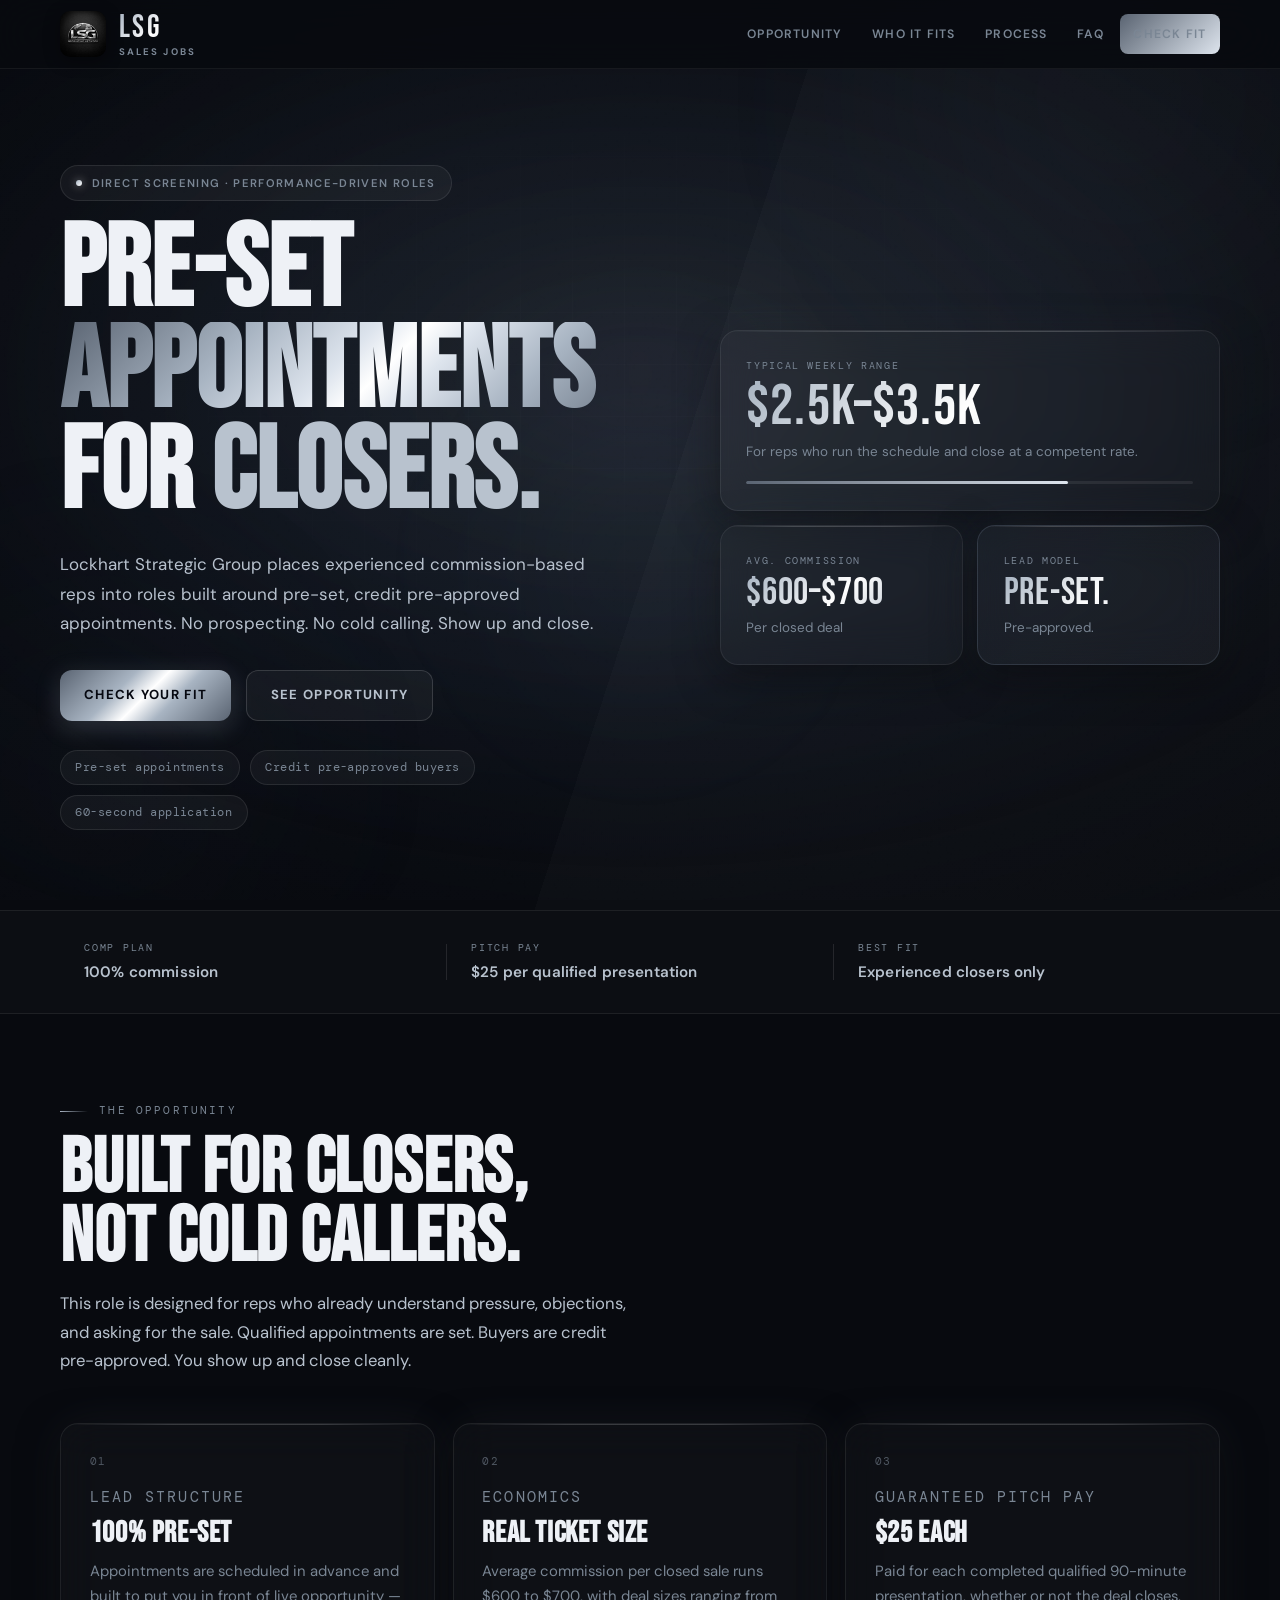
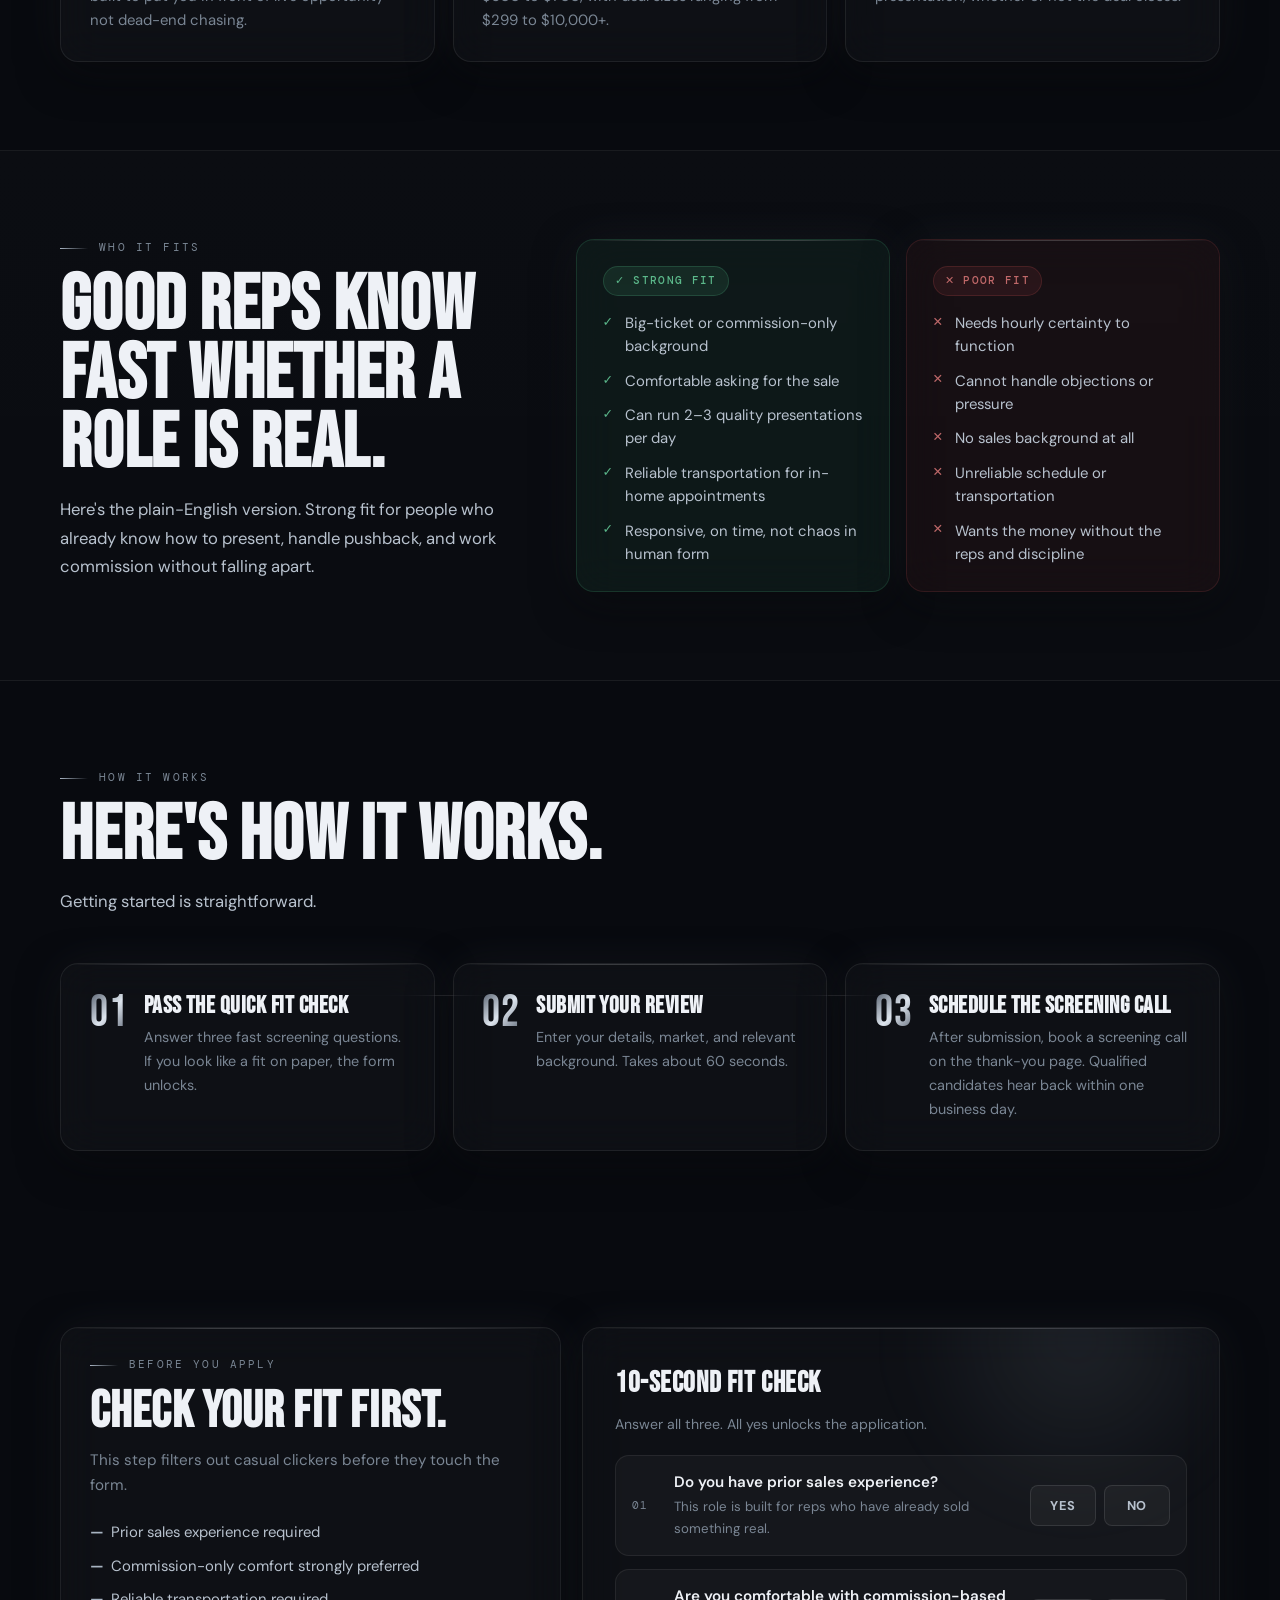
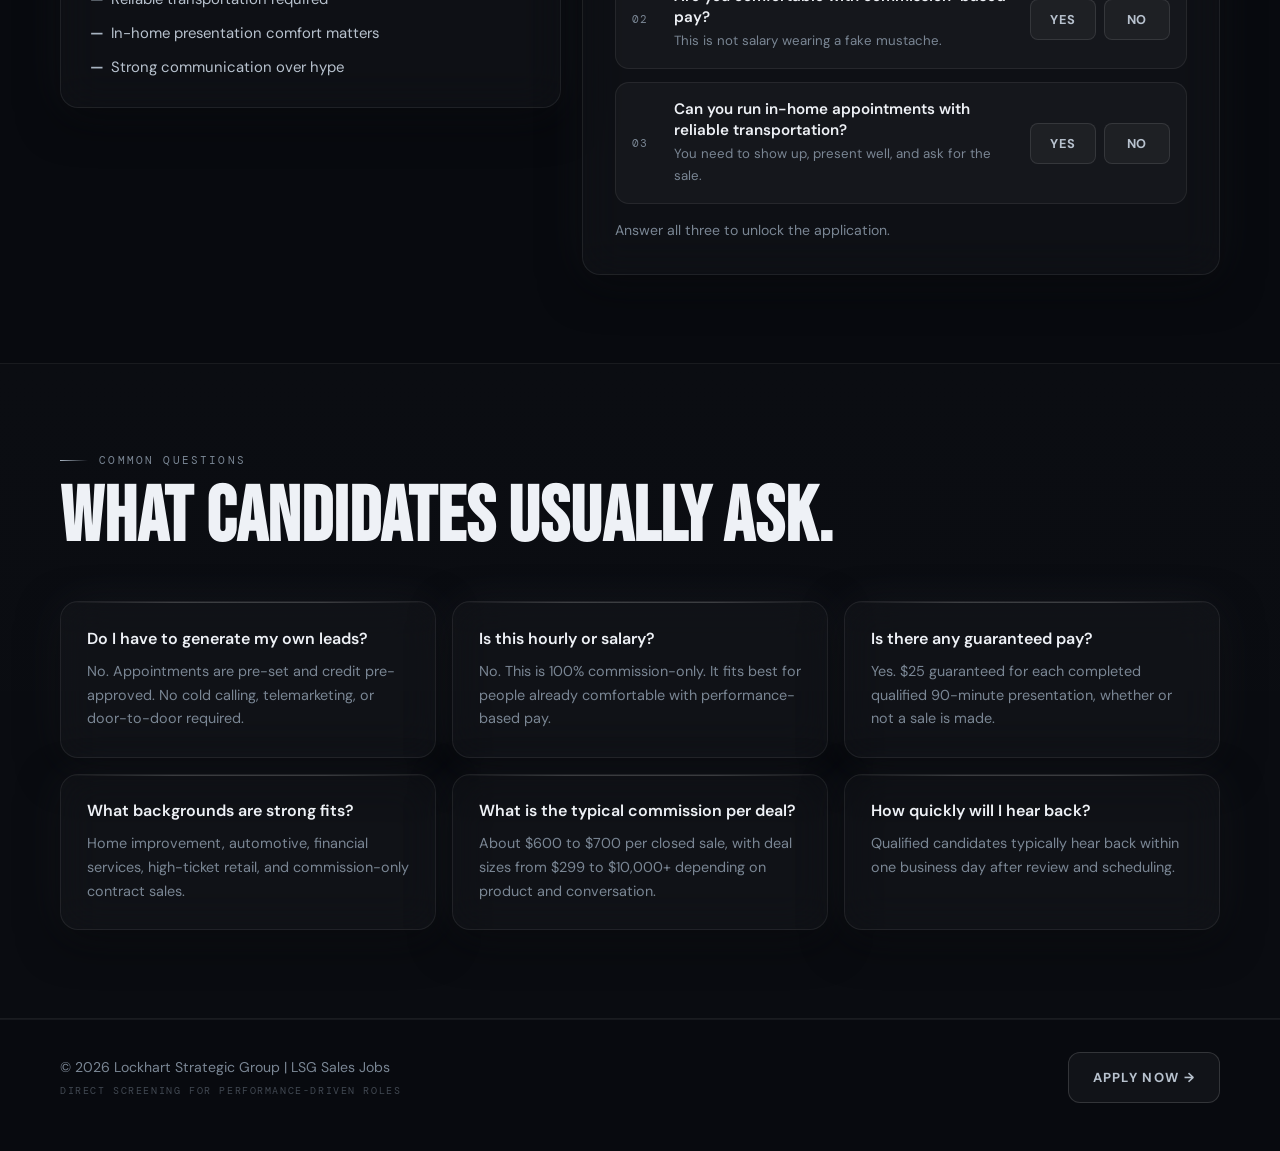
<file: index.html>
<!DOCTYPE html>
<html lang="en">
<head>
  <meta charset="UTF-8" />
  <meta name="viewport" content="width=device-width, initial-scale=1" />
  <title>LSG Sales Jobs | Pre-Set Appointments for Experienced Closers</title>
  <meta name="description" content="LSG screens experienced sales professionals for commission-driven opportunities with pre-set, credit pre-approved appointments. Check your fit and apply in about 60 seconds." />
  <meta name="robots" content="index,follow,max-image-preview:large" />
  <meta name="theme-color" content="#080a0f" />
  <meta name="format-detection" content="telephone=no" />
  <link rel="canonical" href="https://lsgsalesjobs.com/" />
  <link rel="preload" as="image" href="/logo.webp" fetchpriority="high" />
  <meta property="og:site_name" content="LSG Sales Jobs" />
  <meta property="og:title" content="LSG Sales Jobs | Pre-Set Appointments for Experienced Closers" />
  <meta property="og:description" content="Experienced closers only. Pre-set appointments. Credit pre-approved buyers. Check your fit and apply in about 60 seconds." />
  <meta property="og:type" content="website" />
  <meta property="og:url" content="https://lsgsalesjobs.com/" />
  <meta property="og:image" content="https://lsgsalesjobs.com/logo.webp" />
  <meta name="twitter:card" content="summary_large_image" />
  <meta name="twitter:title" content="LSG Sales Jobs" />
  <meta name="twitter:description" content="Pre-set appointments for experienced closers." />
  <meta name="twitter:image" content="https://lsgsalesjobs.com/logo.webp" />
  <script type="application/ld+json">
  {"@context":"https://schema.org","@graph":[{"@type":"Organization","name":"LSG Sales Jobs","alternateName":"Lockhart Strategic Group","url":"https://lsgsalesjobs.com/","logo":"https://lsgsalesjobs.com/logo.webp","description":"Direct screening for performance-driven sales opportunities."},{"@type":"WebSite","name":"LSG Sales Jobs","url":"https://lsgsalesjobs.com/"}]}
  </script>
  <link rel="preconnect" href="https://fonts.googleapis.com" />
  <link rel="preconnect" href="https://fonts.gstatic.com" crossorigin />
  <link href="https://fonts.googleapis.com/css2?family=Bebas+Neue&family=DM+Sans:ital,opsz,wght@0,9..40,300;0,9..40,400;0,9..40,500;0,9..40,600;0,9..40,700;1,9..40,400&family=DM+Mono:wght@400;500&display=swap" rel="stylesheet" />
  <link rel="stylesheet" href="/styles.css" />
</head>
<body>

  <div class="site-bg" aria-hidden="true">
    <div class="bg-glow-center"></div>
    <div class="bg-ring"></div>
    <div class="bg-grid"></div>
    <div class="bg-orb orb-1"></div>
    <div class="bg-orb orb-2"></div>
    <div class="bg-orb orb-3"></div>
    <div class="bg-noise"></div>
  </div>

  <div id="progress-bar" aria-hidden="true"></div>

  <header class="nav">
    <div class="wrap nav-inner">
      <a class="brand" href="#top" aria-label="LSG Sales Jobs home">
        <img src="/logo.webp" alt="LSG" width="46" height="46" />
        <span class="brand-text">
          <span class="brand-name">LSG</span>
          <span class="brand-sub">Sales Jobs</span>
        </span>
      </a>
      <button class="menu-toggle" type="button" aria-expanded="false" aria-controls="site-nav" aria-label="Open menu">
        <span></span><span></span><span></span>
      </button>
      <nav id="site-nav" class="nav-links" aria-label="Primary navigation">
        <a href="#opportunity">Opportunity</a>
        <a href="#fit">Who It Fits</a>
        <a href="#process">Process</a>
        <a href="#faq">FAQ</a>
        <a href="#apply" class="btn btn-nav">Check Fit</a>
      </nav>
    </div>
  </header>

  <main id="top">

    <!-- ═══ HERO ═══ -->
    <section class="hero">
      <div class="hero-diagonal" aria-hidden="true"></div>
      <div class="wrap hero-grid">

        <div class="hero-copy reveal-up">
          <div class="hero-badge">
            <span class="badge-pip"></span>
            <span>Direct screening · Performance-driven roles</span>
          </div>
          <h1>
            <span class="h1-top">Pre-set</span>
            <span class="h1-mid">appoint&shy;ments</span>
            <span class="h1-bot">for <em>closers.</em></span>
          </h1>
          <p class="hero-lead">Lockhart Strategic Group places experienced commission-based reps into roles built around pre-set, credit pre-approved appointments. No prospecting. No cold calling. Show up and close.</p>
          <div class="hero-actions">
            <a href="#apply" class="btn btn-primary">Check Your Fit</a>
            <a href="#opportunity" class="btn btn-ghost">See Opportunity</a>
          </div>
          <ul class="hero-chips">
            <li>Pre-set appointments</li>
            <li>Credit pre-approved buyers</li>
            <li>60-second application</li>
          </ul>
        </div>

        <div class="hero-stats reveal-up reveal-delay">
          <div class="stat-card stat-card--main glass">
            <p class="stat-eyebrow">Typical weekly range</p>
            <p class="stat-big">$2.5k–$3.5k</p>
            <p class="stat-note">For reps who run the schedule and close at a competent rate.</p>
            <div class="stat-meter"><div class="stat-meter-fill"></div></div>
          </div>
          <div class="stat-row">
            <div class="stat-card stat-card--sm glass">
              <p class="stat-eyebrow">Avg. commission</p>
              <p class="stat-mid">$600–$700</p>
              <p class="stat-note">Per closed deal</p>
            </div>
            <div class="stat-card stat-card--sm stat-card--chrome glass">
              <p class="stat-eyebrow">Lead model</p>
              <p class="stat-mid">Pre-set.</p>
              <p class="stat-note">Pre-approved.</p>
            </div>
          </div>
        </div>

      </div>
    </section>

    <!-- ═══ SIGNAL STRIP ═══ -->
    <div class="signal-strip">
      <div class="wrap signal-inner">
        <div class="signal-item">
          <span class="signal-key">Comp plan</span>
          <strong class="signal-val">100% commission</strong>
        </div>
        <div class="signal-divider" aria-hidden="true"></div>
        <div class="signal-item">
          <span class="signal-key">Pitch pay</span>
          <strong class="signal-val">$25 per qualified presentation</strong>
        </div>
        <div class="signal-divider" aria-hidden="true"></div>
        <div class="signal-item">
          <span class="signal-key">Best fit</span>
          <strong class="signal-val">Experienced closers only</strong>
        </div>
      </div>
    </div>

    <!-- ═══ OPPORTUNITY ═══ -->
    <section id="opportunity" class="section">
      <div class="wrap">
        <header class="section-head reveal-up">
          <p class="section-kicker"><span class="kicker-line"></span>The Opportunity</p>
          <h2>Built for closers,<br>not cold callers.</h2>
          <p class="section-desc">This role is designed for reps who already understand pressure, objections, and asking for the sale. Qualified appointments are set. Buyers are credit pre-approved. You show up and close cleanly.</p>
        </header>
        <div class="card-trio">
          <article class="trio-card glass tilt-card reveal-up">
            <div class="trio-num">01</div>
            <p class="trio-tag">Lead structure</p>
            <h3>100% pre-set</h3>
            <p>Appointments are scheduled in advance and built to put you in front of live opportunity — not dead-end chasing.</p>
          </article>
          <article class="trio-card glass tilt-card reveal-up reveal-delay-1">
            <div class="trio-num">02</div>
            <p class="trio-tag">Economics</p>
            <h3>Real ticket size</h3>
            <p>Average commission per closed sale runs $600 to $700, with deal sizes ranging from $299 to $10,000+.</p>
          </article>
          <article class="trio-card glass tilt-card reveal-up reveal-delay-2">
            <div class="trio-num">03</div>
            <p class="trio-tag">Guaranteed pitch pay</p>
            <h3>$25 each</h3>
            <p>Paid for each completed qualified 90-minute presentation, whether or not the deal closes.</p>
          </article>
        </div>
      </div>
    </section>

    <!-- ═══ WHO IT FITS ═══ -->
    <section id="fit" class="section section--dark">
      <div class="wrap">
        <div class="fit-layout">
          <div class="fit-copy reveal-up">
            <p class="section-kicker"><span class="kicker-line"></span>Who It Fits</p>
            <h2>Good reps know fast whether a role is real.</h2>
            <p class="section-desc">Here's the plain-English version. Strong fit for people who already know how to present, handle pushback, and work commission without falling apart.</p>
          </div>
          <div class="fit-cards">
            <article class="fit-card fit-good glass reveal-up">
              <div class="fit-header">
                <span class="fit-badge fit-badge--good">✓ Strong Fit</span>
              </div>
              <ul class="fit-list">
                <li>Big-ticket or commission-only background</li>
                <li>Comfortable asking for the sale</li>
                <li>Can run 2–3 quality presentations per day</li>
                <li>Reliable transportation for in-home appointments</li>
                <li>Responsive, on time, not chaos in human form</li>
              </ul>
            </article>
            <article class="fit-card fit-bad glass reveal-up reveal-delay-1">
              <div class="fit-header">
                <span class="fit-badge fit-badge--bad">✕ Poor Fit</span>
              </div>
              <ul class="fit-list fit-list--bad">
                <li>Needs hourly certainty to function</li>
                <li>Cannot handle objections or pressure</li>
                <li>No sales background at all</li>
                <li>Unreliable schedule or transportation</li>
                <li>Wants the money without the reps and discipline</li>
              </ul>
            </article>
          </div>
        </div>
      </div>
    </section>

    <!-- ═══ PROCESS ═══ -->
    <section id="process" class="section">
      <div class="wrap">
        <header class="section-head reveal-up">
          <p class="section-kicker"><span class="kicker-line"></span>How It Works</p>
          <h2>Here's how it works.</h2>
          <p class="section-desc">Getting started is straightforward.</p>
        </header>
        <div class="process-steps">
          <article class="process-card glass reveal-up">
            <span class="process-n">01</span>
            <div>
              <h3>Pass the quick fit check</h3>
              <p>Answer three fast screening questions. If you look like a fit on paper, the form unlocks.</p>
            </div>
          </article>
          <article class="process-card glass reveal-up reveal-delay-1">
            <span class="process-n">02</span>
            <div>
              <h3>Submit your review</h3>
              <p>Enter your details, market, and relevant background. Takes about 60 seconds.</p>
            </div>
          </article>
          <article class="process-card glass reveal-up reveal-delay-2">
            <span class="process-n">03</span>
            <div>
              <h3>Schedule the screening call</h3>
              <p>After submission, book a screening call on the thank-you page. Qualified candidates hear back within one business day.</p>
            </div>
          </article>
        </div>
      </div>
    </section>

    <!-- ═══ APPLY ═══ -->
    <section id="apply" class="section section--apply">
      <div class="wrap apply-grid">

        <aside class="apply-aside glass reveal-up">
          <p class="section-kicker"><span class="kicker-line"></span>Before You Apply</p>
          <h2 class="aside-h2">Check your fit first.</h2>
          <p class="aside-desc">This step filters out casual clickers before they touch the form.</p>
          <ul class="aside-list">
            <li>Prior sales experience required</li>
            <li>Commission-only comfort strongly preferred</li>
            <li>Reliable transportation required</li>
            <li>In-home presentation comfort matters</li>
            <li>Strong communication over hype</li>
          </ul>
        </aside>

        <div class="apply-panel glass reveal-up reveal-delay-1">
          <div class="apply-glow" aria-hidden="true"></div>

          <section class="gate" aria-labelledby="gate-heading">
            <h3 id="gate-heading" class="gate-title">10-second fit check</h3>
            <p class="gate-sub">Answer all three. All yes unlocks the application.</p>

            <div class="gate-list" role="group" aria-label="Quick qualification check">

              <article class="gate-card" data-gate-card>
                <div class="gate-n">01</div>
                <div class="gate-copy">
                  <h4>Do you have prior sales experience?</h4>
                  <p>This role is built for reps who have already sold something real.</p>
                </div>
                <div class="gate-btns">
                  <button type="button" class="gate-btn" data-gate="experience" data-value="yes">Yes</button>
                  <button type="button" class="gate-btn gate-btn--no" data-gate="experience" data-value="no">No</button>
                </div>
              </article>

              <article class="gate-card" data-gate-card>
                <div class="gate-n">02</div>
                <div class="gate-copy">
                  <h4>Are you comfortable with commission-based pay?</h4>
                  <p>This is not salary wearing a fake mustache.</p>
                </div>
                <div class="gate-btns">
                  <button type="button" class="gate-btn" data-gate="commission" data-value="yes">Yes</button>
                  <button type="button" class="gate-btn gate-btn--no" data-gate="commission" data-value="no">No</button>
                </div>
              </article>

              <article class="gate-card" data-gate-card>
                <div class="gate-n">03</div>
                <div class="gate-copy">
                  <h4>Can you run in-home appointments with reliable transportation?</h4>
                  <p>You need to show up, present well, and ask for the sale.</p>
                </div>
                <div class="gate-btns">
                  <button type="button" class="gate-btn" data-gate="transport" data-value="yes">Yes</button>
                  <button type="button" class="gate-btn gate-btn--no" data-gate="transport" data-value="no">No</button>
                </div>
              </article>

            </div>
            <p class="gate-feedback" id="gate-feedback" aria-live="polite">Answer all three to unlock the application.</p>
          </section>

          <section class="form-section" id="application-form-wrap" hidden aria-labelledby="form-heading">
            <h3 id="form-heading" class="form-title">Start your review</h3>
            <p class="form-sub">Takes about 60 seconds.</p>

            <form id="lsg-form" name="lsg-screening" method="POST" action="/thank-you.html" data-netlify="true" netlify-honeypot="bot-field">
              <input type="hidden" name="form-name" value="lsg-screening" />
              <input type="hidden" name="qualification_gate_passed" value="yes" />
              <input type="hidden" name="page_url" id="page-url" value="" />
              <input type="hidden" name="referrer" id="referrer-field" value="" />
              <input type="hidden" name="utm_source" id="utm-source" value="" />
              <input type="hidden" name="utm_medium" id="utm-medium" value="" />
              <input type="hidden" name="utm_campaign" id="utm-campaign" value="" />
              <input type="hidden" name="utm_content" id="utm-content" value="" />
              <input type="hidden" name="utm_term" id="utm-term" value="" />
              <p class="hidden-field"><label>Do not fill: <input name="bot-field" /></label></p>

              <div class="form-row">
                <label class="f-field">
                  <span>Full name</span>
                  <input type="text" name="name" placeholder="Full name" required autocomplete="name" />
                </label>
                <label class="f-field">
                  <span>Mobile number</span>
                  <input type="tel" name="phone" placeholder="Mobile number" required autocomplete="tel" inputmode="tel" />
                </label>
              </div>
              <label class="f-field">
                <span>Email address</span>
                <input type="email" name="email" placeholder="Email address" required autocomplete="email" />
              </label>
              <div class="form-row">
                <label class="f-field">
                  <span>Primary market</span>
                  <input type="text" name="market" placeholder="City, State" required />
                </label>
                <label class="f-field">
                  <span>Sales background</span>
                  <select name="experience" required>
                    <option value="">Select background</option>
                    <option value="Home improvement">Home improvement</option>
                    <option value="Automotive">Automotive</option>
                    <option value="Financial services">Financial services</option>
                    <option value="Retail high-ticket">Retail high-ticket</option>
                    <option value="Commission-only contract sales">Commission-only contract sales</option>
                    <option value="Other sales background">Other sales background</option>
                  </select>
                </label>
              </div>
              <label class="f-field">
                <span>Relevant notes</span>
                <textarea name="notes" placeholder="Anything relevant we should know before the screening call"></textarea>
              </label>
              <label class="f-field f-consent">
                <input type="checkbox" name="future_updates_jobs" value="yes" />
                <span>Keep me on the list for future opportunities.</span>
              </label>
              <button type="submit" class="btn btn-submit">Submit Qualification →</button>
            </form>
            <noscript><p class="noscript-note">JavaScript is off. The form still works but tracking fields won't auto-fill.</p></noscript>
          </section>

        </div>
      </div>
    </section>

    <!-- ═══ FAQ ═══ -->
    <section id="faq" class="section section--dark">
      <div class="wrap">
        <header class="section-head reveal-up">
          <p class="section-kicker"><span class="kicker-line"></span>Common Questions</p>
          <h2>What candidates usually ask.</h2>
        </header>
        <div class="faq-grid">
          <article class="faq-card glass reveal-up">
            <h3>Do I have to generate my own leads?</h3>
            <p>No. Appointments are pre-set and credit pre-approved. No cold calling, telemarketing, or door-to-door required.</p>
          </article>
          <article class="faq-card glass reveal-up reveal-delay-1">
            <h3>Is this hourly or salary?</h3>
            <p>No. This is 100% commission-only. It fits best for people already comfortable with performance-based pay.</p>
          </article>
          <article class="faq-card glass reveal-up reveal-delay-2">
            <h3>Is there any guaranteed pay?</h3>
            <p>Yes. $25 guaranteed for each completed qualified 90-minute presentation, whether or not a sale is made.</p>
          </article>
          <article class="faq-card glass reveal-up">
            <h3>What backgrounds are strong fits?</h3>
            <p>Home improvement, automotive, financial services, high-ticket retail, and commission-only contract sales.</p>
          </article>
          <article class="faq-card glass reveal-up reveal-delay-1">
            <h3>What is the typical commission per deal?</h3>
            <p>About $600 to $700 per closed sale, with deal sizes from $299 to $10,000+ depending on product and conversation.</p>
          </article>
          <article class="faq-card glass reveal-up reveal-delay-2">
            <h3>How quickly will I hear back?</h3>
            <p>Qualified candidates typically hear back within one business day after review and scheduling.</p>
          </article>
        </div>
      </div>
    </section>

  </main>

  <footer class="footer">
    <div class="wrap footer-inner">
      <div>
        <p class="footer-co">© 2026 Lockhart Strategic Group | LSG Sales Jobs</p>
        <p class="footer-tag">Direct screening for performance-driven roles</p>
      </div>
      <a href="#apply" class="btn btn-ghost footer-cta">Apply Now →</a>
    </div>
  </footer>

  <script src="/scripts.js" defer></script>
</body>
</html>
</file>
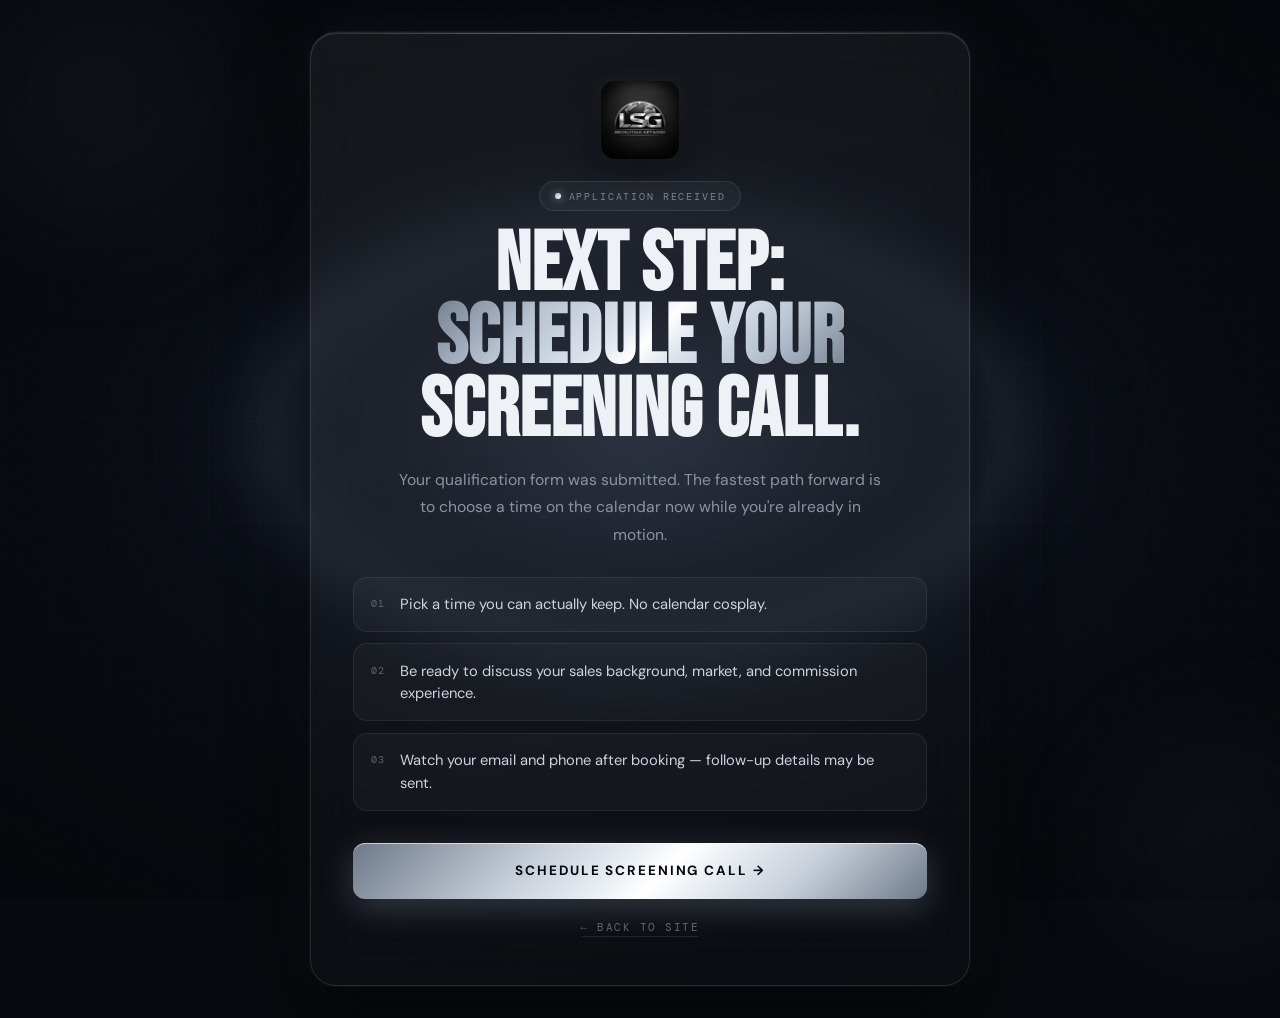
<file: thank-you.html>
<!DOCTYPE html>
<html lang="en">
<head>
  <meta charset="UTF-8" />
  <meta name="viewport" content="width=device-width, initial-scale=1" />
  <title>Application Received | LSG Sales Jobs</title>
  <meta name="robots" content="noindex,nofollow" />
  <meta name="theme-color" content="#080a0f" />
  <link rel="canonical" href="https://lsgsalesjobs.com/thank-you.html" />
  <link rel="preconnect" href="https://fonts.googleapis.com" />
  <link rel="preconnect" href="https://fonts.gstatic.com" crossorigin />
  <link href="https://fonts.googleapis.com/css2?family=Bebas+Neue&family=DM+Sans:wght@400;500;600;700&family=DM+Mono:wght@400;500&display=swap" rel="stylesheet" />
  <style>
    *, *::before, *::after { box-sizing: border-box; }

    html, body {
      margin: 0;
      min-height: 100vh;
    }

    body {
      display: grid;
      place-items: center;
      padding: 2rem 1.25rem;
      background: #080a0f;
      color: #eef1f6;
      font-family: 'DM Sans', ui-sans-serif, system-ui, -apple-system, sans-serif;
      -webkit-font-smoothing: antialiased;
      overflow-x: hidden;
      position: relative;
    }

    /* ── Deep background layers ── */

    /* Base dark gradient */
    .bg {
      position: fixed;
      inset: 0;
      z-index: 0;
      background: radial-gradient(ellipse 90% 80% at 50% 50%,
        #0e1420 0%,
        #080a0f 55%,
        #04060a 100%
      );
    }

    /* Silver center glow — the main depth effect */
    .bg-glow {
      position: fixed;
      inset: 0;
      z-index: 1;
      background:
        radial-gradient(ellipse 55% 45% at 50% 48%,
          rgba(200, 215, 235, 0.13) 0%,
          rgba(160, 180, 210, 0.07) 30%,
          rgba(100, 130, 170, 0.03) 55%,
          transparent 72%
        );
      pointer-events: none;
    }

    /* Secondary silver pulse ring */
    .bg-ring {
      position: fixed;
      inset: 0;
      z-index: 1;
      background:
        radial-gradient(ellipse 38% 32% at 50% 48%,
          transparent 60%,
          rgba(180, 200, 228, 0.05) 70%,
          rgba(180, 200, 228, 0.08) 75%,
          rgba(180, 200, 228, 0.03) 82%,
          transparent 90%
        );
      pointer-events: none;
    }

    /* Subtle grid */
    .bg-grid {
      position: fixed;
      inset: 0;
      z-index: 2;
      background-image:
        linear-gradient(rgba(255,255,255,0.022) 1px, transparent 1px),
        linear-gradient(90deg, rgba(255,255,255,0.022) 1px, transparent 1px);
      background-size: 52px 52px;
      mask-image: radial-gradient(ellipse 80% 70% at 50% 50%, black 20%, transparent 80%);
      pointer-events: none;
    }

    /* Top corner accent orbs */
    .bg-orb-tl {
      position: fixed;
      top: -8rem; left: -8rem;
      width: 28rem; height: 28rem;
      border-radius: 50%;
      background: radial-gradient(circle, rgba(140,160,190,0.07), transparent 65%);
      filter: blur(48px);
      z-index: 1;
      pointer-events: none;
    }

    .bg-orb-br {
      position: fixed;
      bottom: -8rem; right: -8rem;
      width: 24rem; height: 24rem;
      border-radius: 50%;
      background: radial-gradient(circle, rgba(120,140,175,0.06), transparent 65%);
      filter: blur(40px);
      z-index: 1;
      pointer-events: none;
    }

    /* Noise texture */
    .bg-noise {
      position: fixed;
      inset: 0;
      z-index: 3;
      background-image: url("data:image/svg+xml,%3Csvg viewBox='0 0 256 256' xmlns='http://www.w3.org/2000/svg'%3E%3Cfilter id='n'%3E%3CfeTurbulence type='fractalNoise' baseFrequency='0.9' numOctaves='4' stitchTiles='stitch'/%3E%3C/filter%3E%3Crect width='100%25' height='100%25' filter='url(%23n)' opacity='0.04'/%3E%3C/svg%3E");
      opacity: 0.28;
      pointer-events: none;
    }

    /* ── Card ── */
    .card {
      position: relative;
      z-index: 10;
      width: min(660px, 100%);
      border-radius: 26px;
      padding: 3rem 2.6rem;
      text-align: center;
      overflow: hidden;

      /* Glass with silver tint */
      background: linear-gradient(160deg,
        rgba(255,255,255,0.058) 0%,
        rgba(255,255,255,0.028) 60%,
        rgba(180,200,224,0.02) 100%
      );
      border: 1px solid rgba(255,255,255,0.1);
      box-shadow:
        0 32px 72px rgba(0,0,0,0.65),
        0 0 0 1px rgba(180,200,224,0.06),
        inset 0 1px 0 rgba(255,255,255,0.12),
        0 0 60px rgba(180,200,224,0.06);
      backdrop-filter: blur(24px);
      -webkit-backdrop-filter: blur(24px);
    }

    /* Card top shimmer line */
    .card::before {
      content: '';
      position: absolute;
      inset: 0 0 auto 0;
      height: 1px;
      background: linear-gradient(90deg,
        transparent 5%,
        rgba(255,255,255,0.15) 25%,
        rgba(255,255,255,0.35) 50%,
        rgba(255,255,255,0.15) 75%,
        transparent 95%
      );
      pointer-events: none;
    }

    /* Card inner glow */
    .card::after {
      content: '';
      position: absolute;
      top: -50%;
      left: 10%;
      right: 10%;
      height: 100%;
      background: radial-gradient(ellipse 70% 50% at 50% 0%,
        rgba(200,215,235,0.07) 0%,
        transparent 65%
      );
      pointer-events: none;
    }

    /* ── Logo ── */
    .logo {
      width: 78px;
      height: 78px;
      object-fit: contain;
      display: block;
      margin: 0 auto 1.4rem;
      border-radius: 14px;
      box-shadow:
        0 8px 28px rgba(0,0,0,0.5),
        0 0 20px rgba(180,200,224,0.1);
    }

    /* ── Badge ── */
    .badge {
      display: inline-flex;
      align-items: center;
      gap: 0.5rem;
      padding: 0.46rem 0.9rem;
      border-radius: 999px;
      background: rgba(255,255,255,0.04);
      border: 1px solid rgba(255,255,255,0.09);
      font-family: 'DM Mono', monospace;
      font-size: 0.64rem;
      letter-spacing: 0.18em;
      text-transform: uppercase;
      color: #7a8694;
      margin-bottom: 1.1rem;
    }

    .pip {
      width: 6px; height: 6px;
      border-radius: 50%;
      background: linear-gradient(135deg, #a8b4c2, #fff);
      box-shadow: 0 0 8px rgba(255,255,255,0.55);
      flex-shrink: 0;
      animation: pip 2.6s ease-in-out infinite;
    }

    @keyframes pip {
      0%, 100% { opacity: 1; box-shadow: 0 0 8px rgba(255,255,255,0.55); }
      50%       { opacity: 0.38; box-shadow: 0 0 3px rgba(255,255,255,0.2); }
    }

    /* ── Headline ── */
    h1 {
      font-family: 'Bebas Neue', Impact, sans-serif;
      font-size: clamp(2.8rem, 9vw, 5.2rem);
      line-height: 0.88;
      letter-spacing: 0.01em;
      color: #eef1f6;
      margin: 0 0 1.1rem;
    }

    h1 em {
      font-style: normal;
      background: linear-gradient(135deg,
        #6e7a8a 0%,
        #b8c4d2 25%,
        #dde4ed 44%,
        #ffffff 52%,
        #dde4ed 60%,
        #b8c4d2 76%,
        #6e7a8a 100%
      );
      -webkit-background-clip: text;
      background-clip: text;
      color: transparent;
    }

    /* ── Lead copy ── */
    .lead {
      font-size: 0.98rem;
      color: #8a95a4;
      line-height: 1.75;
      max-width: 44ch;
      margin: 0 auto 1.8rem;
    }

    /* ── Steps ── */
    .steps {
      list-style: none;
      padding: 0;
      margin: 0 0 2rem;
      display: grid;
      gap: 0.7rem;
      text-align: left;
    }

    .steps li {
      display: flex;
      align-items: flex-start;
      gap: 0.9rem;
      padding: 0.95rem 1.1rem;
      border-radius: 14px;
      background: rgba(255,255,255,0.032);
      border: 1px solid rgba(255,255,255,0.072);
      font-size: 0.92rem;
      color: #cdd4de;
      line-height: 1.55;
      transition: background 0.2s, border-color 0.2s;
    }

    .steps li:hover {
      background: rgba(255,255,255,0.05);
      border-color: rgba(255,255,255,0.12);
    }

    .steps li::before {
      content: attr(data-n);
      font-family: 'DM Mono', monospace;
      font-size: 0.62rem;
      letter-spacing: 0.1em;
      color: #5a6878;
      padding-top: 3px;
      flex-shrink: 0;
    }

    /* ── CTA Button ── */
    .btn-cta {
      display: flex;
      align-items: center;
      justify-content: center;
      width: 100%;
      min-height: 56px;
      margin-bottom: 1rem;
      padding: 1rem 2rem;
      border-radius: 12px;
      text-decoration: none;
      text-transform: uppercase;
      letter-spacing: 0.14em;
      font-family: 'DM Sans', sans-serif;
      font-size: 0.84rem;
      font-weight: 700;
      color: #060810;
      background: linear-gradient(135deg,
        #6e7a8a 0%,
        #c8d0db 32%,
        #eef2f6 48%,
        #ffffff 54%,
        #eef2f6 60%,
        #c8d0db 76%,
        #6e7a8a 100%
      );
      box-shadow:
        0 8px 32px rgba(180,200,224,0.26),
        0 2px 8px rgba(0,0,0,0.45),
        inset 0 1px 0 rgba(255,255,255,0.6);
      transition: transform 0.18s ease, box-shadow 0.18s ease;
    }

    .btn-cta:hover {
      transform: translateY(-2px);
      box-shadow:
        0 14px 40px rgba(180,200,224,0.34),
        0 2px 8px rgba(0,0,0,0.45),
        inset 0 1px 0 rgba(255,255,255,0.6);
    }

    /* ── Back link ── */
    .back {
      display: inline-block;
      font-family: 'DM Mono', monospace;
      font-size: 0.68rem;
      letter-spacing: 0.14em;
      text-transform: uppercase;
      color: #5a6878;
      text-decoration: none;
      border-bottom: 1px solid rgba(255,255,255,0.1);
      padding-bottom: 2px;
      transition: color 0.18s, border-color 0.18s;
    }

    .back:hover {
      color: #b8c4d2;
      border-color: rgba(255,255,255,0.25);
    }

    @media (max-width: 480px) {
      .card { padding: 2rem 1.4rem; }
      h1 { font-size: clamp(2.4rem, 12vw, 3.2rem); }
    }
  </style>
</head>
<body>

  <!-- Background layers -->
  <div class="bg"></div>
  <div class="bg-glow"></div>
  <div class="bg-ring"></div>
  <div class="bg-grid"></div>
  <div class="bg-orb-tl"></div>
  <div class="bg-orb-br"></div>
  <div class="bg-noise"></div>

  <main class="card">
    <img src="/logo.webp" alt="LSG Sales Jobs" width="78" height="78" class="logo" />

    <div class="badge">
      <span class="pip"></span>
      <span>Application received</span>
    </div>

    <h1>Next step:<br><em>schedule your</em><br>screening call.</h1>

    <p class="lead">Your qualification form was submitted. The fastest path forward is to choose a time on the calendar now while you're already in motion.</p>

    <ul class="steps">
      <li data-n="01">Pick a time you can actually keep. No calendar cosplay.</li>
      <li data-n="02">Be ready to discuss your sales background, market, and commission experience.</li>
      <li data-n="03">Watch your email and phone after booking — follow-up details may be sent.</li>
    </ul>

    <a class="btn-cta" href="https://calendly.com/aslockhart10/sales-screening-call" target="_blank" rel="noopener noreferrer">
      Schedule Screening Call →
    </a>

    <a class="back" href="/">← Back to site</a>
  </main>

</body>
</html>
</file>
<file: styles.css>
/* ═══════════════════════════════════════════════════
   LSG SALES JOBS — Industrial Luxury CSS
   Fonts: Bebas Neue (display) · DM Sans (body) · DM Mono (data)
═══════════════════════════════════════════════════ */

:root {
  /* Base palette */
  --bg:          #080a0f;
  --bg-2:        #0c0f16;
  --bg-3:        #111620;

  /* Chrome / steel gradient stops */
  --chrome-1:    #5a6472;
  --chrome-2:    #a8b4c2;
  --chrome-3:    #dde4ed;
  --chrome-4:    #ffffff;

  /* Text */
  --text:        #eef1f6;
  --text-2:      #b8c2ce;
  --text-3:      #7a8694;

  /* Glass panels */
  --glass-bg:    rgba(255,255,255,0.042);
  --glass-bg-h:  rgba(255,255,255,0.068);
  --glass-bd:    rgba(255,255,255,0.082);
  --glass-top:   rgba(255,255,255,0.18);

  /* Semantic */
  --green:       rgba(100,200,150,0.9);
  --green-bg:    rgba(60,160,110,0.08);
  --green-bd:    rgba(80,180,130,0.18);
  --red:         rgba(220,120,120,0.85);
  --red-bg:      rgba(180,60,60,0.07);
  --red-bd:      rgba(200,90,90,0.16);

  /* Shadows */
  --shadow-sm:   0 4px 16px rgba(0,0,0,0.35);
  --shadow-md:   0 12px 40px rgba(0,0,0,0.5);
  --shadow-lg:   0 24px 64px rgba(0,0,0,0.6);
  --glow:        0 0 48px rgba(180,200,224,0.07);

  /* Layout */
  --max:         1160px;
  --radius:      18px;
  --radius-sm:   12px;

  /* Fonts */
  --f-display:   'Bebas Neue', Impact, 'Arial Narrow Bold', sans-serif;
  --f-body:      'DM Sans', ui-sans-serif, system-ui, -apple-system, sans-serif;
  --f-mono:      'DM Mono', 'Fira Code', monospace;
}

/* ── RESET ─────────────────────────────────────────── */
*, *::before, *::after { box-sizing: border-box; }
html { scroll-behavior: smooth; }
body {
  margin: 0;
  min-width: 320px;
  overflow-x: hidden;
  background: var(--bg);
  color: var(--text);
  font-family: var(--f-body);
  font-size: 1rem;
  line-height: 1.65;
  -webkit-font-smoothing: antialiased;
  -moz-osx-font-smoothing: grayscale;
}
h1,h2,h3,h4,p,ul,ol { margin: 0; }
a { color: inherit; text-decoration: none; }
img { display: block; max-width: 100%; }
button, input, select, textarea { font: inherit; color: inherit; }
button { cursor: pointer; }

/* ── BACKGROUND SYSTEM ─────────────────────────────── */
.site-bg {
  position: fixed;
  inset: 0;
  z-index: -1;
  pointer-events: none;
  overflow: hidden;
}

/* Deep base */
.site-bg::before {
  content: '';
  position: absolute;
  inset: 0;
  background: radial-gradient(ellipse 120% 110% at 50% 50%,
    #0c111a 0%,
    #080a0f 45%,
    #04060a 100%
  );
}

/* Silver center glow — fully diffuse, no hard edges */
.bg-glow-center {
  position: absolute;
  inset: -20%;
  background:
    radial-gradient(ellipse 60% 50% at 50% 44%,
      rgba(200,215,235,0.09) 0%,
      rgba(170,190,218,0.055) 22%,
      rgba(140,165,200,0.03) 45%,
      rgba(100,130,170,0.012) 64%,
      transparent 80%
    );
  filter: blur(28px);
}

/* Second wider softer layer */
.bg-ring {
  position: absolute;
  inset: -20%;
  background:
    radial-gradient(ellipse 80% 65% at 50% 44%,
      rgba(180,200,228,0.04) 0%,
      rgba(160,185,220,0.025) 35%,
      rgba(130,160,200,0.01) 60%,
      transparent 78%
    );
  filter: blur(48px);
}

/* Grid overlay — very subtle, fades heavily at edges */
.bg-grid {
  position: absolute;
  inset: 0;
  background-image:
    linear-gradient(rgba(255,255,255,0.018) 1px, transparent 1px),
    linear-gradient(90deg, rgba(255,255,255,0.018) 1px, transparent 1px);
  background-size: 52px 52px;
  mask-image: radial-gradient(ellipse 70% 55% at 50% 42%, black 0%, transparent 70%);
  opacity: 0.6;
}

/* Corner orbs — very soft */
.bg-orb {
  position: absolute;
  border-radius: 50%;
  filter: blur(90px);
  pointer-events: none;
}

.orb-1 {
  width: 44rem; height: 44rem;
  top: -16rem; right: -12rem;
  background: radial-gradient(circle, rgba(130,150,185,0.06) 0%, transparent 65%);
}

.orb-2 {
  width: 36rem; height: 36rem;
  bottom: -10rem; left: -12rem;
  background: radial-gradient(circle, rgba(100,125,165,0.05) 0%, transparent 65%);
}

.orb-3 {
  width: 28rem; height: 28rem;
  top: 38%; left: 50%;
  transform: translateX(-50%);
  background: radial-gradient(circle, rgba(200,218,240,0.04) 0%, transparent 65%);
  filter: blur(72px);
}

/* Noise texture */
.bg-noise {
  position: absolute;
  inset: 0;
  background-image: url("data:image/svg+xml,%3Csvg viewBox='0 0 256 256' xmlns='http://www.w3.org/2000/svg'%3E%3Cfilter id='n'%3E%3CfeTurbulence type='fractalNoise' baseFrequency='0.9' numOctaves='4' stitchTiles='stitch'/%3E%3C/filter%3E%3Crect width='100%25' height='100%25' filter='url(%23n)' opacity='0.04'/%3E%3C/svg%3E");
  opacity: 0.22;
}

/* ── PROGRESS BAR ──────────────────────────────────── */
#progress-bar {
  position: fixed;
  inset: 0 auto auto 0;
  width: 0;
  height: 2px;
  z-index: 500;
  background: linear-gradient(90deg, var(--chrome-1), var(--chrome-3), var(--chrome-4), var(--chrome-3), var(--chrome-1));
  box-shadow: 0 0 12px rgba(255,255,255,0.4);
}

/* ── GLASS UTILITY ─────────────────────────────────── */
.glass {
  background: rgba(255,255,255,0.028);
  border: 1px solid rgba(255,255,255,0.075);
  backdrop-filter: blur(20px);
  -webkit-backdrop-filter: blur(20px);
  box-shadow: var(--shadow-md), var(--glow);
  position: relative;
  overflow: hidden;
}

.glass::before {
  content: '';
  position: absolute;
  inset: 0 0 auto 0;
  height: 1px;
  background: linear-gradient(90deg, transparent, var(--glass-top) 30%, var(--glass-top) 70%, transparent);
  pointer-events: none;
}

/* ── LAYOUT ────────────────────────────────────────── */
.wrap {
  width: min(var(--max), calc(100% - 2.5rem));
  margin: 0 auto;
}

/* ── CHROME GRADIENT TEXT ──────────────────────────── */
.chrome-text {
  background: linear-gradient(135deg,
    var(--chrome-1) 0%,
    var(--chrome-2) 30%,
    var(--chrome-3) 48%,
    var(--chrome-4) 55%,
    var(--chrome-3) 62%,
    var(--chrome-2) 78%,
    var(--chrome-1) 100%
  );
  -webkit-background-clip: text;
  background-clip: text;
  color: transparent;
}

/* ── BUTTONS ───────────────────────────────────────── */
.btn {
  display: inline-flex;
  align-items: center;
  justify-content: center;
  min-height: 50px;
  padding: 0.85rem 1.5rem;
  border: 0;
  border-radius: var(--radius-sm);
  font-family: var(--f-body);
  font-size: 0.82rem;
  font-weight: 700;
  letter-spacing: 0.1em;
  text-transform: uppercase;
  text-decoration: none;
  white-space: nowrap;
  transition: transform 0.18s ease, box-shadow 0.18s ease, background 0.18s ease, opacity 0.18s ease;
}

.btn:hover { transform: translateY(-2px); }
.btn:active { transform: translateY(0); }

.btn-primary {
  background: linear-gradient(135deg,
    var(--chrome-1) 0%,
    var(--chrome-2) 35%,
    var(--chrome-4) 50%,
    var(--chrome-2) 65%,
    var(--chrome-1) 100%
  );
  color: #060810;
  box-shadow: 0 6px 24px rgba(180,200,224,0.22), 0 2px 8px rgba(0,0,0,0.4);
}

.btn-primary:hover {
  box-shadow: 0 10px 32px rgba(180,200,224,0.32), 0 2px 8px rgba(0,0,0,0.4);
}

.btn-ghost {
  background: rgba(255,255,255,0.04);
  border: 1px solid rgba(255,255,255,0.14);
  color: var(--text-2);
}

.btn-ghost:hover {
  background: rgba(255,255,255,0.08);
  border-color: rgba(255,255,255,0.22);
  color: var(--text);
}

.btn-nav {
  background: linear-gradient(135deg, var(--chrome-1), var(--chrome-3));
  color: #060810;
  font-size: 0.76rem;
  min-height: 40px;
  padding: 0.6rem 1.1rem;
  border-radius: 8px;
}

.btn-submit {
  width: 100%;
  min-height: 56px;
  font-size: 0.86rem;
  letter-spacing: 0.14em;
  background: linear-gradient(135deg,
    var(--chrome-1) 0%,
    var(--chrome-2) 35%,
    var(--chrome-4) 50%,
    var(--chrome-2) 65%,
    var(--chrome-1) 100%
  );
  color: #060810;
  box-shadow: 0 6px 24px rgba(180,200,224,0.2);
  border: 0;
  border-radius: var(--radius-sm);
  margin-top: 0.4rem;
}

.btn-submit:hover {
  box-shadow: 0 10px 32px rgba(180,200,224,0.3);
}

/* ── NAV ───────────────────────────────────────────── */
.nav {
  position: sticky;
  top: 0;
  z-index: 300;
  background: rgba(8,10,15,0.82);
  backdrop-filter: blur(24px);
  -webkit-backdrop-filter: blur(24px);
  border-bottom: 1px solid rgba(255,255,255,0.06);
}

.nav-inner {
  display: flex;
  align-items: center;
  justify-content: space-between;
  gap: 1rem;
  min-height: 68px;
}

.brand {
  display: flex;
  align-items: center;
  gap: 0.8rem;
}

.brand img {
  width: 46px;
  height: 46px;
  object-fit: contain;
  border-radius: 10px;
  box-shadow: var(--shadow-sm);
}

.brand-text { display: flex; flex-direction: column; line-height: 1; }

.brand-name {
  font-family: var(--f-display);
  font-size: 2rem;
  letter-spacing: 0.08em;
  background: linear-gradient(135deg, var(--chrome-2), var(--chrome-4), var(--chrome-2));
  -webkit-background-clip: text;
  background-clip: text;
  color: transparent;
}

.brand-sub {
  font-size: 0.6rem;
  font-weight: 700;
  letter-spacing: 0.22em;
  text-transform: uppercase;
  color: var(--text-3);
  margin-top: 0.18rem;
}

.nav-links {
  display: flex;
  align-items: center;
  gap: 0.15rem;
}

.nav-links a {
  font-size: 0.76rem;
  font-weight: 600;
  letter-spacing: 0.1em;
  text-transform: uppercase;
  color: var(--text-3);
  padding: 0.6rem 0.85rem;
  border-radius: 8px;
  transition: color 0.2s, background 0.2s;
}

.nav-links a:hover { color: var(--text); background: rgba(255,255,255,0.06); }

.menu-toggle {
  display: none;
  width: 44px; height: 44px;
  border: 1px solid rgba(255,255,255,0.1);
  border-radius: 8px;
  background: transparent;
  padding: 0;
}

.menu-toggle span {
  display: block;
  width: 18px; height: 2px;
  margin: 4px auto;
  background: var(--text);
  border-radius: 2px;
}

/* ── HERO ──────────────────────────────────────────── */
.hero {
  padding: 6rem 0 5rem;
  position: relative;
  overflow: hidden;
}

.hero-diagonal {
  position: absolute;
  inset: 0;
  background: linear-gradient(108deg,
    transparent 0%,
    transparent 52%,
    rgba(255,255,255,0.018) 52%,
    rgba(255,255,255,0.018) 100%
  );
  pointer-events: none;
}

.hero-grid {
  display: grid;
  grid-template-columns: 1.1fr 0.9fr;
  gap: 3rem;
  align-items: center;
}

.hero-badge {
  display: inline-flex;
  align-items: center;
  gap: 0.6rem;
  padding: 0.5rem 0.95rem;
  border-radius: 999px;
  background: rgba(255,255,255,0.04);
  border: 1px solid rgba(255,255,255,0.09);
  font-size: 0.7rem;
  font-weight: 600;
  letter-spacing: 0.12em;
  text-transform: uppercase;
  color: var(--text-3);
  margin-bottom: 1.2rem;
}

.badge-pip {
  width: 6px; height: 6px;
  border-radius: 50%;
  background: linear-gradient(135deg, var(--chrome-2), var(--chrome-4));
  box-shadow: 0 0 8px rgba(255,255,255,0.5);
  flex-shrink: 0;
  animation: pip-pulse 2.4s ease-in-out infinite;
}

@keyframes pip-pulse {
  0%, 100% { opacity: 1; box-shadow: 0 0 8px rgba(255,255,255,0.5); }
  50% { opacity: 0.5; box-shadow: 0 0 4px rgba(255,255,255,0.2); }
}

h1 {
  font-family: var(--f-display);
  line-height: 0.88;
  letter-spacing: 0.01em;
  margin-bottom: 1.6rem;
}

.h1-top {
  display: block;
  font-size: clamp(4.5rem, 9vw, 8.5rem);
  color: var(--text);
}

.h1-mid {
  display: block;
  font-size: clamp(4.5rem, 9vw, 8.5rem);
  background: linear-gradient(135deg,
    var(--chrome-1) 0%,
    var(--chrome-2) 28%,
    var(--chrome-3) 45%,
    var(--chrome-4) 52%,
    var(--chrome-3) 59%,
    var(--chrome-2) 74%,
    var(--chrome-1) 100%
  );
  -webkit-background-clip: text;
  background-clip: text;
  color: transparent;
}

.h1-bot {
  display: block;
  font-size: clamp(4.5rem, 9vw, 8.5rem);
  color: var(--text);
}

.h1-bot em {
  font-style: normal;
  color: var(--text-2);
}

.hero-lead {
  color: var(--text-2);
  font-size: 1.06rem;
  line-height: 1.72;
  max-width: 46ch;
  margin-bottom: 2rem;
}

.hero-actions {
  display: flex;
  flex-wrap: wrap;
  gap: 0.9rem;
  margin-bottom: 1.8rem;
}

.hero-chips {
  display: flex;
  flex-wrap: wrap;
  gap: 0.6rem;
  list-style: none;
  padding: 0;
}

.hero-chips li {
  font-family: var(--f-mono);
  font-size: 0.74rem;
  padding: 0.44rem 0.9rem;
  border-radius: 999px;
  background: rgba(255,255,255,0.038);
  border: 1px solid rgba(255,255,255,0.09);
  color: var(--text-3);
  letter-spacing: 0.04em;
}

/* ── HERO STATS ────────────────────────────────────── */
.hero-stats { display: flex; flex-direction: column; gap: 0.9rem; }

.stat-card {
  border-radius: var(--radius);
  padding: 1.6rem;
}

.stat-card--main { }

.stat-card--sm { flex: 1; }

.stat-card--chrome {
  background: linear-gradient(135deg,
    rgba(90,100,115,0.12),
    rgba(200,215,235,0.06)
  );
  border-color: rgba(180,200,224,0.15);
}

.stat-row { display: flex; gap: 0.9rem; }

.stat-eyebrow {
  font-family: var(--f-mono);
  font-size: 0.65rem;
  letter-spacing: 0.16em;
  text-transform: uppercase;
  color: var(--text-3);
  margin-bottom: 0.4rem;
}

.stat-big {
  font-family: var(--f-display);
  font-size: clamp(2.4rem, 5vw, 3.6rem);
  letter-spacing: 0.02em;
  line-height: 0.9;
  background: linear-gradient(135deg, var(--chrome-2) 0%, var(--chrome-4) 50%, var(--chrome-2) 100%);
  -webkit-background-clip: text;
  background-clip: text;
  color: transparent;
  margin-bottom: 0.6rem;
}

.stat-mid {
  font-family: var(--f-display);
  font-size: clamp(1.7rem, 3.5vw, 2.4rem);
  letter-spacing: 0.02em;
  line-height: 0.9;
  background: linear-gradient(135deg, var(--chrome-2) 0%, var(--chrome-4) 50%, var(--chrome-2) 100%);
  -webkit-background-clip: text;
  background-clip: text;
  color: transparent;
  margin-bottom: 0.4rem;
}

.stat-note {
  font-size: 0.84rem;
  color: var(--text-3);
  line-height: 1.5;
  margin-top: 0.5rem;
}

.stat-meter {
  height: 3px;
  background: rgba(255,255,255,0.08);
  border-radius: 99px;
  margin-top: 1.2rem;
  overflow: hidden;
}

.stat-meter-fill {
  height: 100%;
  width: 72%;
  background: linear-gradient(90deg, var(--chrome-1), var(--chrome-3));
  border-radius: 99px;
  animation: meter-load 1.4s cubic-bezier(0.22,1,0.36,1) 0.6s both;
}

@keyframes meter-load {
  from { width: 0; }
  to { width: 72%; }
}

/* ── SIGNAL STRIP ──────────────────────────────────── */
.signal-strip {
  border-top: 1px solid rgba(255,255,255,0.07);
  border-bottom: 1px solid rgba(255,255,255,0.07);
  background: rgba(255,255,255,0.02);
  padding: 1.2rem 0;
}

.signal-inner {
  display: flex;
  align-items: center;
  gap: 0;
}

.signal-item {
  flex: 1;
  padding: 0.6rem 1.5rem;
  display: flex;
  flex-direction: column;
  gap: 0.2rem;
}

.signal-divider {
  width: 1px;
  height: 36px;
  background: rgba(255,255,255,0.1);
  flex-shrink: 0;
}

.signal-key {
  font-family: var(--f-mono);
  font-size: 0.62rem;
  letter-spacing: 0.18em;
  text-transform: uppercase;
  color: var(--text-3);
}

.signal-val {
  font-size: 0.95rem;
  font-weight: 600;
  color: var(--text-2);
  letter-spacing: 0.01em;
}

/* ── SECTIONS ──────────────────────────────────────── */
.section { padding: 5.5rem 0; }

.section--dark {
  background: linear-gradient(180deg, rgba(255,255,255,0.015), rgba(255,255,255,0.01));
  border-top: 1px solid rgba(255,255,255,0.06);
  border-bottom: 1px solid rgba(255,255,255,0.06);
}

.section-head { margin-bottom: 3rem; }

.section-kicker {
  display: flex;
  align-items: center;
  gap: 0.7rem;
  font-family: var(--f-mono);
  font-size: 0.68rem;
  letter-spacing: 0.2em;
  text-transform: uppercase;
  color: var(--text-3);
  margin-bottom: 0.9rem;
}

.kicker-line {
  display: inline-block;
  width: 28px; height: 1px;
  background: linear-gradient(90deg, var(--chrome-2), transparent);
  flex-shrink: 0;
}

h2 {
  font-family: var(--f-display);
  font-size: clamp(2.8rem, 6vw, 5.2rem);
  line-height: 0.9;
  letter-spacing: 0.01em;
  color: var(--text);
  margin-bottom: 1rem;
}

.section-desc {
  font-size: 1.04rem;
  color: var(--text-2);
  line-height: 1.72;
  max-width: 52ch;
}

/* ── FEATURE CARDS (trio) ──────────────────────────── */
.card-trio {
  display: grid;
  grid-template-columns: repeat(3, 1fr);
  gap: 1.1rem;
}

.trio-card {
  border-radius: var(--radius);
  padding: 1.8rem;
  transition: background 0.22s ease, border-color 0.22s ease, transform 0.22s ease, box-shadow 0.22s ease;
  transform-style: preserve-3d;
}

.trio-card:hover {
  background: var(--glass-bg-h);
  border-color: rgba(255,255,255,0.14);
  box-shadow: var(--shadow-lg), 0 0 60px rgba(180,200,224,0.08);
}

.trio-num {
  font-family: var(--f-mono);
  font-size: 0.68rem;
  letter-spacing: 0.14em;
  color: var(--text-3);
  margin-bottom: 0.9rem;
  opacity: 0.6;
}

.trio-tag {
  font-family: var(--f-mono);
  font-size: 0.66rem;
  letter-spacing: 0.14em;
  text-transform: uppercase;
  color: var(--text-3);
  margin-bottom: 0.5rem;
}

.trio-card h3 {
  font-family: var(--f-display);
  font-size: 1.9rem;
  letter-spacing: 0.02em;
  color: var(--text);
  margin-bottom: 0.7rem;
  line-height: 1;
}

.trio-card p {
  font-size: 0.93rem;
  color: var(--text-3);
  line-height: 1.65;
}

/* ── FIT SECTION ───────────────────────────────────── */
.fit-layout {
  display: grid;
  grid-template-columns: 0.85fr 1.15fr;
  gap: 2.5rem;
  align-items: start;
}

.fit-cards { display: grid; grid-template-columns: 1fr 1fr; gap: 1rem; }

.fit-card {
  border-radius: var(--radius);
  padding: 1.6rem;
  display: flex;
  flex-direction: column;
  gap: 1rem;
}

.fit-good {
  background: var(--green-bg);
  border-color: var(--green-bd);
}

.fit-bad {
  background: var(--red-bg);
  border-color: var(--red-bd);
}

.fit-header { display: flex; align-items: center; gap: 0.6rem; }

.fit-badge {
  font-family: var(--f-mono);
  font-size: 0.68rem;
  font-weight: 500;
  letter-spacing: 0.12em;
  text-transform: uppercase;
  padding: 0.32rem 0.7rem;
  border-radius: 999px;
}

.fit-badge--good {
  color: var(--green);
  background: rgba(80,180,130,0.12);
  border: 1px solid rgba(80,180,130,0.22);
}

.fit-badge--bad {
  color: var(--red);
  background: rgba(200,80,80,0.1);
  border: 1px solid rgba(200,80,80,0.2);
}

.fit-list {
  list-style: none;
  padding: 0;
  display: grid;
  gap: 0.72rem;
}

.fit-list li {
  position: relative;
  padding-left: 1.4rem;
  font-size: 0.93rem;
  color: var(--text-2);
  line-height: 1.55;
}

.fit-list li::before {
  content: '✓';
  position: absolute;
  left: 0;
  color: var(--green);
  font-size: 0.85em;
}

.fit-list--bad li::before {
  content: '✕';
  color: var(--red);
}

/* ── PROCESS ───────────────────────────────────────── */
.process-steps {
  display: grid;
  grid-template-columns: repeat(3, 1fr);
  gap: 1.1rem;
  position: relative;
}

.process-steps::before {
  content: '';
  position: absolute;
  top: 2rem;
  left: calc(16.66% + 0.5rem);
  right: calc(16.66% + 0.5rem);
  height: 1px;
  background: linear-gradient(90deg, transparent, rgba(255,255,255,0.12) 20%, rgba(255,255,255,0.12) 80%, transparent);
  pointer-events: none;
}

.process-card {
  border-radius: var(--radius);
  padding: 1.8rem;
  display: flex;
  gap: 1rem;
  align-items: flex-start;
  transition: background 0.2s, border-color 0.2s;
}

.process-card:hover {
  background: var(--glass-bg-h);
  border-color: rgba(255,255,255,0.13);
}

.process-n {
  font-family: var(--f-display);
  font-size: 2.8rem;
  line-height: 0.9;
  flex-shrink: 0;
  background: linear-gradient(135deg, var(--chrome-1) 0%, var(--chrome-3) 50%, var(--chrome-1) 100%);
  -webkit-background-clip: text;
  background-clip: text;
  color: transparent;
  letter-spacing: 0.02em;
}

.process-card h3 {
  font-family: var(--f-display);
  font-size: 1.5rem;
  letter-spacing: 0.02em;
  color: var(--text);
  margin-bottom: 0.5rem;
  line-height: 1.05;
}

.process-card p { font-size: 0.9rem; color: var(--text-3); line-height: 1.65; }

/* ── APPLY SECTION ─────────────────────────────────── */
.section--apply { padding: 5.5rem 0; }

.apply-grid {
  display: grid;
  grid-template-columns: 0.88fr 1.12fr;
  gap: 1.3rem;
  align-items: start;
}

.apply-aside {
  border-radius: var(--radius);
  padding: 1.8rem;
  position: sticky;
  top: 88px;
}

.aside-h2 {
  font-family: var(--f-display);
  font-size: clamp(2.2rem, 4vw, 3.2rem);
  color: var(--text);
  margin-bottom: 0.8rem;
}

.aside-desc { font-size: 0.95rem; color: var(--text-3); line-height: 1.65; margin-bottom: 1.4rem; }

.aside-list {
  list-style: none;
  padding: 0;
  display: grid;
  gap: 0.72rem;
}

.aside-list li {
  position: relative;
  padding-left: 1.3rem;
  font-size: 0.93rem;
  color: var(--text-2);
  line-height: 1.5;
}

.aside-list li::before {
  content: '—';
  position: absolute;
  left: 0;
  color: var(--chrome-2);
  font-weight: 700;
}

.apply-panel {
  border-radius: var(--radius);
  padding: 2rem;
  position: relative;
  overflow: hidden;
}

.apply-glow {
  position: absolute;
  inset: -30% auto auto 50%;
  width: 22rem; height: 22rem;
  border-radius: 50%;
  background: radial-gradient(circle, rgba(180,200,224,0.1), transparent 70%);
  filter: blur(32px);
  pointer-events: none;
}

/* ── GATE ──────────────────────────────────────────── */
.gate-title {
  font-family: var(--f-display);
  font-size: 1.8rem;
  letter-spacing: 0.02em;
  color: var(--text);
  margin-bottom: 0.3rem;
}

.gate-sub {
  font-size: 0.88rem;
  color: var(--text-3);
  margin-bottom: 1.2rem;
}

.gate-list { display: grid; gap: 0.8rem; }

.gate-card {
  display: grid;
  grid-template-columns: auto 1fr auto;
  gap: 0.9rem;
  align-items: center;
  padding: 1rem;
  border-radius: 14px;
  background: rgba(255,255,255,0.03);
  border: 1px solid rgba(255,255,255,0.07);
  transition: background 0.18s, border-color 0.18s;
}

.gate-card.is-yes {
  background: rgba(180,200,224,0.04);
  border-color: rgba(180,200,224,0.2);
}

.gate-card.is-no {
  background: var(--red-bg);
  border-color: var(--red-bd);
}

.gate-n {
  font-family: var(--f-mono);
  font-size: 0.7rem;
  color: var(--text-3);
  letter-spacing: 0.08em;
  width: 28px;
  flex-shrink: 0;
}

.gate-copy h4 {
  font-size: 0.95rem;
  font-weight: 600;
  color: var(--text);
  line-height: 1.35;
  margin-bottom: 0.2rem;
}

.gate-copy p { font-size: 0.83rem; color: var(--text-3); }

.gate-btns { display: flex; gap: 0.5rem; flex-shrink: 0; }

.gate-btn {
  min-width: 66px;
  min-height: 38px;
  padding: 0.55rem 0.8rem;
  border-radius: 8px;
  border: 1px solid rgba(255,255,255,0.1);
  background: rgba(255,255,255,0.04);
  color: var(--text-2);
  font-size: 0.8rem;
  font-weight: 700;
  letter-spacing: 0.06em;
  text-transform: uppercase;
  transition: background 0.16s, border-color 0.16s, transform 0.16s;
}

.gate-btn:hover {
  background: rgba(255,255,255,0.08);
  border-color: rgba(255,255,255,0.18);
  transform: translateY(-1px);
}

.gate-btn.is-selected {
  background: linear-gradient(135deg, var(--chrome-1), var(--chrome-3));
  color: #060810;
  border-color: transparent;
  box-shadow: 0 3px 12px rgba(180,200,224,0.2);
}

.gate-btn--no { }

.gate-feedback {
  font-size: 0.88rem;
  color: var(--text-3);
  margin-top: 0.9rem;
  min-height: 1.4rem;
}

.gate-feedback.is-blocked { color: var(--red); }

/* ── FORM ──────────────────────────────────────────── */
.form-section {
  margin-top: 1.4rem;
  padding-top: 1.4rem;
  border-top: 1px solid rgba(255,255,255,0.08);
}

.form-title {
  font-family: var(--f-display);
  font-size: 1.7rem;
  letter-spacing: 0.02em;
  color: var(--text);
  margin-bottom: 0.3rem;
}

.form-sub { font-size: 0.86rem; color: var(--text-3); margin-bottom: 1.1rem; }

form { display: grid; gap: 0.9rem; }

.form-row {
  display: grid;
  grid-template-columns: 1fr 1fr;
  gap: 0.9rem;
}

.f-field { display: grid; gap: 0.4rem; }

.f-field > span {
  font-family: var(--f-mono);
  font-size: 0.65rem;
  letter-spacing: 0.14em;
  text-transform: uppercase;
  color: var(--text-3);
}

input, select, textarea {
  width: 100%;
  background: rgba(6,8,14,0.7);
  border: 1px solid rgba(255,255,255,0.1);
  border-radius: 10px;
  color: var(--text);
  padding: 0.85rem 1rem;
  font-size: 0.95rem;
  transition: border-color 0.18s, background 0.18s, box-shadow 0.18s;
}

input::placeholder, textarea::placeholder { color: var(--text-3); opacity: 0.6; }

input:focus, select:focus, textarea:focus {
  outline: none;
  border-color: rgba(180,200,224,0.28);
  background: rgba(6,8,14,0.9);
  box-shadow: 0 0 0 3px rgba(180,200,224,0.06);
}

select {
  appearance: none;
  background-image: url("data:image/svg+xml,%3Csvg xmlns='http://www.w3.org/2000/svg' width='12' height='8' viewBox='0 0 12 8'%3E%3Cpath d='M1 1l5 5 5-5' stroke='%23a8b1bf' stroke-width='1.5' fill='none' stroke-linecap='round'/%3E%3C/svg%3E");
  background-repeat: no-repeat;
  background-position: right 14px center;
  padding-right: 2.5rem;
  cursor: pointer;
}

textarea { min-height: 108px; resize: vertical; }

.f-consent {
  grid-template-columns: auto 1fr;
  gap: 0.75rem;
  align-items: start;
}

.f-consent input[type="checkbox"] {
  width: 20px;
  height: 20px;
  min-width: 20px;
  margin-top: 2px;
  accent-color: var(--chrome-3);
  cursor: pointer;
  flex-shrink: 0;
  opacity: 1;
  position: relative;
  z-index: 2;
}

.f-consent > span {
  font-size: 0.88rem;
  font-family: var(--f-body);
  font-weight: 400;
  letter-spacing: 0;
  text-transform: none;
  color: var(--text-3);
}

.hidden-field {
  position: absolute;
  left: -9999px;
  width: 1px; height: 1px;
  overflow: hidden;
}

.noscript-note { font-size: 0.86rem; color: var(--text-3); margin-top: 0.8rem; }

/* ── FAQ ───────────────────────────────────────────── */
.faq-grid {
  display: grid;
  grid-template-columns: repeat(3, 1fr);
  gap: 1rem;
}

.faq-card {
  border-radius: var(--radius);
  padding: 1.6rem;
  transition: background 0.2s, border-color 0.2s;
}

.faq-card:hover {
  background: var(--glass-bg-h);
  border-color: rgba(255,255,255,0.13);
}

.faq-card h3 {
  font-size: 1rem;
  font-weight: 600;
  color: var(--text);
  line-height: 1.35;
  margin-bottom: 0.65rem;
}

.faq-card p { font-size: 0.9rem; color: var(--text-3); line-height: 1.65; }

/* ── FOOTER ────────────────────────────────────────── */
.footer {
  padding: 2rem 0 3rem;
  border-top: 1px solid rgba(255,255,255,0.06);
}

.footer-inner {
  display: flex;
  align-items: center;
  justify-content: space-between;
  gap: 1rem;
}

.footer-co { font-size: 0.88rem; color: var(--text-3); }
.footer-tag {
  font-family: var(--f-mono);
  font-size: 0.62rem;
  letter-spacing: 0.16em;
  text-transform: uppercase;
  color: var(--text-3);
  opacity: 0.5;
  margin-top: 0.2rem;
}

/* ── REVEAL ANIMATIONS ─────────────────────────────── */
/* Visible by default — JS adds .js-loaded to <body> to enable animations */
.reveal-up { opacity: 1; transform: none; }

.js-loaded .reveal-up {
  opacity: 0;
  transform: translateY(28px);
  transition: opacity 0.6s cubic-bezier(0.22, 1, 0.36, 1), transform 0.6s cubic-bezier(0.22, 1, 0.36, 1);
}

.js-loaded .reveal-up.is-visible { opacity: 1; transform: translateY(0); }

.js-loaded .reveal-delay   { transition-delay: 0.1s; }
.js-loaded .reveal-delay-1 { transition-delay: 0.15s; }
.js-loaded .reveal-delay-2 { transition-delay: 0.25s; }

/* ── REDUCED MOTION ────────────────────────────────── */
@media (prefers-reduced-motion: reduce) {
  html { scroll-behavior: auto; }
  .reveal-up, .btn, .gate-btn, .trio-card,
  .faq-card, .process-card, .stat-meter-fill,
  .badge-pip { transition: none; animation: none; }
}

/* ── BREAKPOINTS ───────────────────────────────────── */
@media (max-width: 1040px) {
  .hero-grid { grid-template-columns: 1fr; gap: 2rem; }
  .hero-stats { display: none; }
  .fit-layout { grid-template-columns: 1fr; gap: 1.8rem; }
  .fit-cards { grid-template-columns: 1fr 1fr; }
  .apply-grid { grid-template-columns: 1fr; }
  .apply-aside { position: static; }
  .card-trio, .process-steps, .faq-grid { grid-template-columns: 1fr 1fr; }
  .process-steps::before { display: none; }
}

@media (max-width: 820px) {
  .menu-toggle { display: block; }

  .nav-links {
    position: absolute;
    top: calc(100% + 6px);
    left: 1rem; right: 1rem;
    display: none;
    flex-direction: column;
    align-items: stretch;
    gap: 0.2rem;
    padding: 0.65rem;
    border-radius: 14px;
    background: rgba(8,10,15,0.97);
    border: 1px solid rgba(255,255,255,0.09);
    box-shadow: var(--shadow-lg);
    backdrop-filter: blur(24px);
  }

  .nav-links.is-open { display: flex; }
  .nav-links a { text-align: center; padding: 0.7rem; }

  .gate-card { grid-template-columns: 1fr; }
  .gate-btns { justify-content: flex-start; }
}

@media (max-width: 640px) {
  .wrap { width: min(var(--max), calc(100% - 1.5rem)); }
  .hero { padding: 3.8rem 0 3rem; }
  .section { padding: 3.8rem 0; }
  .card-trio, .process-steps, .faq-grid, .fit-cards, .form-row { grid-template-columns: 1fr; }
  .signal-inner { flex-direction: column; gap: 0; }
  .signal-divider { width: 100%; height: 1px; }
  .signal-item { padding: 0.8rem 0; }
  .footer-inner { flex-direction: column; align-items: flex-start; gap: 1.2rem; }
  .hero-actions .btn { width: 100%; }
  h2 { font-size: clamp(2.4rem, 11vw, 3.5rem); }
}
</file>
